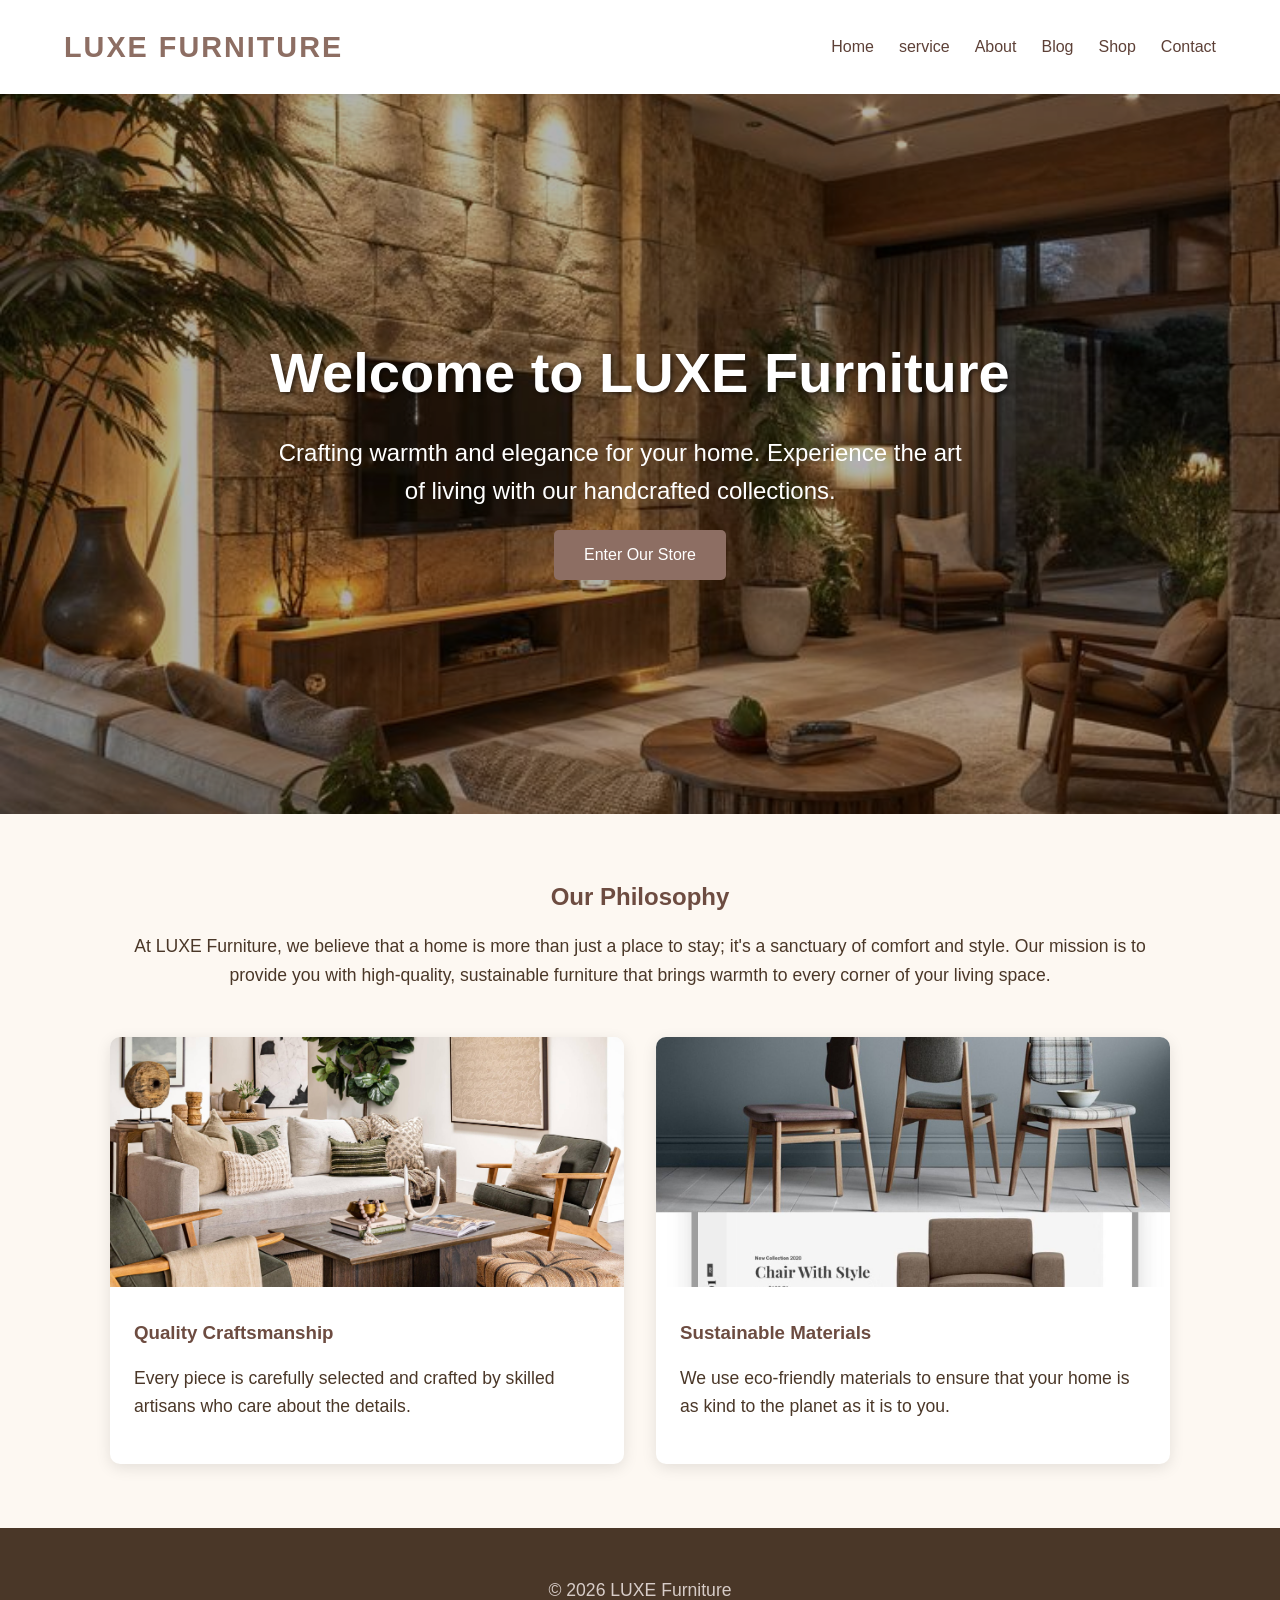
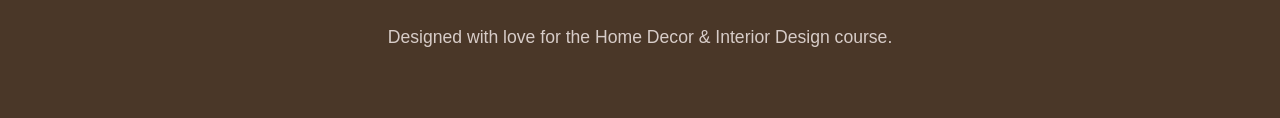
<file: index.html>
<!DOCTYPE html>
<html lang="en">
<head>
    <meta charset="UTF-8">
    <meta name="viewport" content="width=device-width, initial-scale=1.0">
    <title>LUXE Furniture</title>
    <link rel="stylesheet" href="style.css">
</head>
<body>
    <header>
        <div class="logo">LUXE Furniture</div>
        <nav class="main-nav">
            <ul>
                <li><a href="index.html">Home</a></li>
                <li><a href="home.html">service</a></li>
                <li><a href="about.html">About</a></li>
                <li><a href="blog.html">Blog</a></li>
                <li><a href="shop.html">Shop</a></li>
                <li><a href="contact.html">Contact</a></li>
            </ul>
        </nav>
    </header>

    <section class="hero">
        <div class="hero-content">
            <h1>Welcome to LUXE Furniture</h1>
            <p>Crafting warmth and elegance for your home. Experience the art of living with our handcrafted collections.</p>
            <a href="home.html" class="btn">Enter Our Store</a>
        </div>
    </section>

    <div class="container">
        <div class="section-title">
            <h2>Our Philosophy</h2>
            <p>At LUXE Furniture, we believe that a home is more than just a place to stay; it's a sanctuary of comfort and style. Our mission is to provide you with high-quality, sustainable furniture that brings warmth to every corner of your living space.</p>
        </div>

        <div class="grid">
            <div class="product-card">
                <img src="images/hero.jpg" alt="Quality Craftsmanship">
                <div class="product-info">
                    <h3>Quality Craftsmanship</h3>
                    <p>Every piece is carefully selected and crafted by skilled artisans who care about the details.</p>
                </div>
            </div>
            <div class="product-card">
                <img src="images/about.jpg" alt="Sustainable Materials">
                <div class="product-info">
                    <h3>Sustainable Materials</h3>
                    <p>We use eco-friendly materials to ensure that your home is as kind to the planet as it is to you.</p>
                </div>
            </div>
        </div>
    </div>

    <footer>
        <p>&copy; 2026 LUXE Furniture</p>
        <p>Designed with love for the Home Decor & Interior Design course.</p>
    </footer>
</body>
</html>
</file>
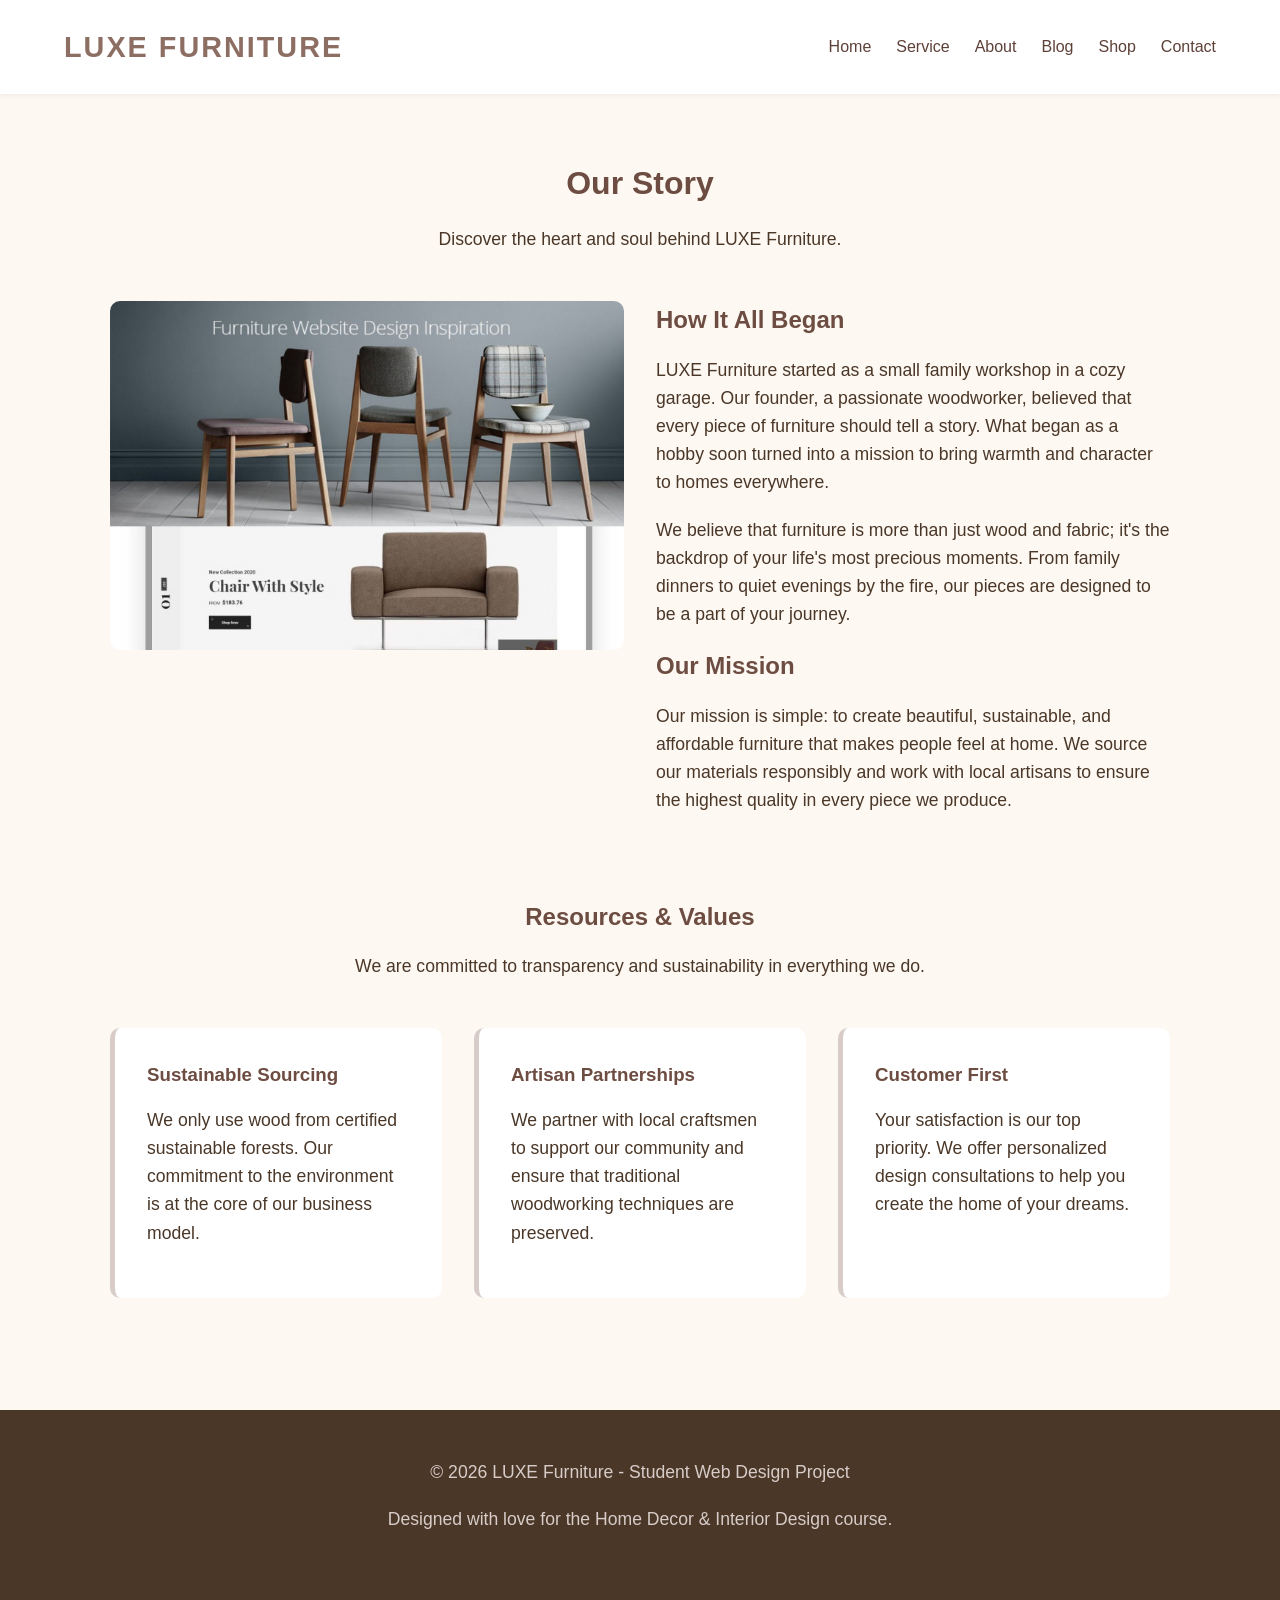
<file: about.html>
<!DOCTYPE html>
<html lang="en">
<head>
    <meta charset="UTF-8">
    <meta name="viewport" content="width=device-width, initial-scale=1.0">
    <title>LUXE</title>
    <link rel="stylesheet" href="style.css">
</head>
<body>
    <header>
        <div class="logo">LUXE Furniture</div>
        <nav>
            <ul>
                <li><a href="index.html">Home</a></li>
                <li><a href="home.html">Service</a></li>
                <li><a href="about.html">About</a></li>
                <li><a href="blog.html">Blog</a></li>
                <li><a href="shop.html">Shop</a></li>
                <li><a href="contact.html">Contact</a></li>
            </ul>
        </nav>
    </header>

    <div class="container">
        <div class="section-title">
            <h1>Our Story</h1>
            <p>Discover the heart and soul behind LUXE Furniture.</p>
        </div>

        <div class="grid">
            <div>
                <img src="images/about.jpg" alt="Our Workshop" style="width: 100%; border-radius: 10px;">
            </div>
            <div>
                <h2>How It All Began</h2>
                <p>LUXE Furniture started as a small family workshop in a cozy garage. Our founder, a passionate woodworker, believed that every piece of furniture should tell a story. What began as a hobby soon turned into a mission to bring warmth and character to homes everywhere.</p>
                <p>We believe that furniture is more than just wood and fabric; it's the backdrop of your life's most precious moments. From family dinners to quiet evenings by the fire, our pieces are designed to be a part of your journey.</p>
                <h2>Our Mission</h2>
                <p>Our mission is simple: to create beautiful, sustainable, and affordable furniture that makes people feel at home. We source our materials responsibly and work with local artisans to ensure the highest quality in every piece we produce.</p>
            </div>
        </div>

        <div class="section-title" style="margin-top: 4rem;">
            <h2>Resources & Values</h2>
            <p>We are committed to transparency and sustainability in everything we do.</p>
        </div>

        <div class="grid">
            <div class="blog-post">
                <h3>Sustainable Sourcing</h3>
                <p>We only use wood from certified sustainable forests. Our commitment to the environment is at the core of our business model.</p>
            </div>
            <div class="blog-post">
                <h3>Artisan Partnerships</h3>
                <p>We partner with local craftsmen to support our community and ensure that traditional woodworking techniques are preserved.</p>
            </div>
            <div class="blog-post">
                <h3>Customer First</h3>
                <p>Your satisfaction is our top priority. We offer personalized design consultations to help you create the home of your dreams.</p>
            </div>
        </div>
    </div>

    <footer>
        <p>&copy; 2026 LUXE Furniture - Student Web Design Project</p>
        <p class="student-note">Designed with love for the Home Decor & Interior Design course.</p>
    </footer>
</body>
</html>
</file>
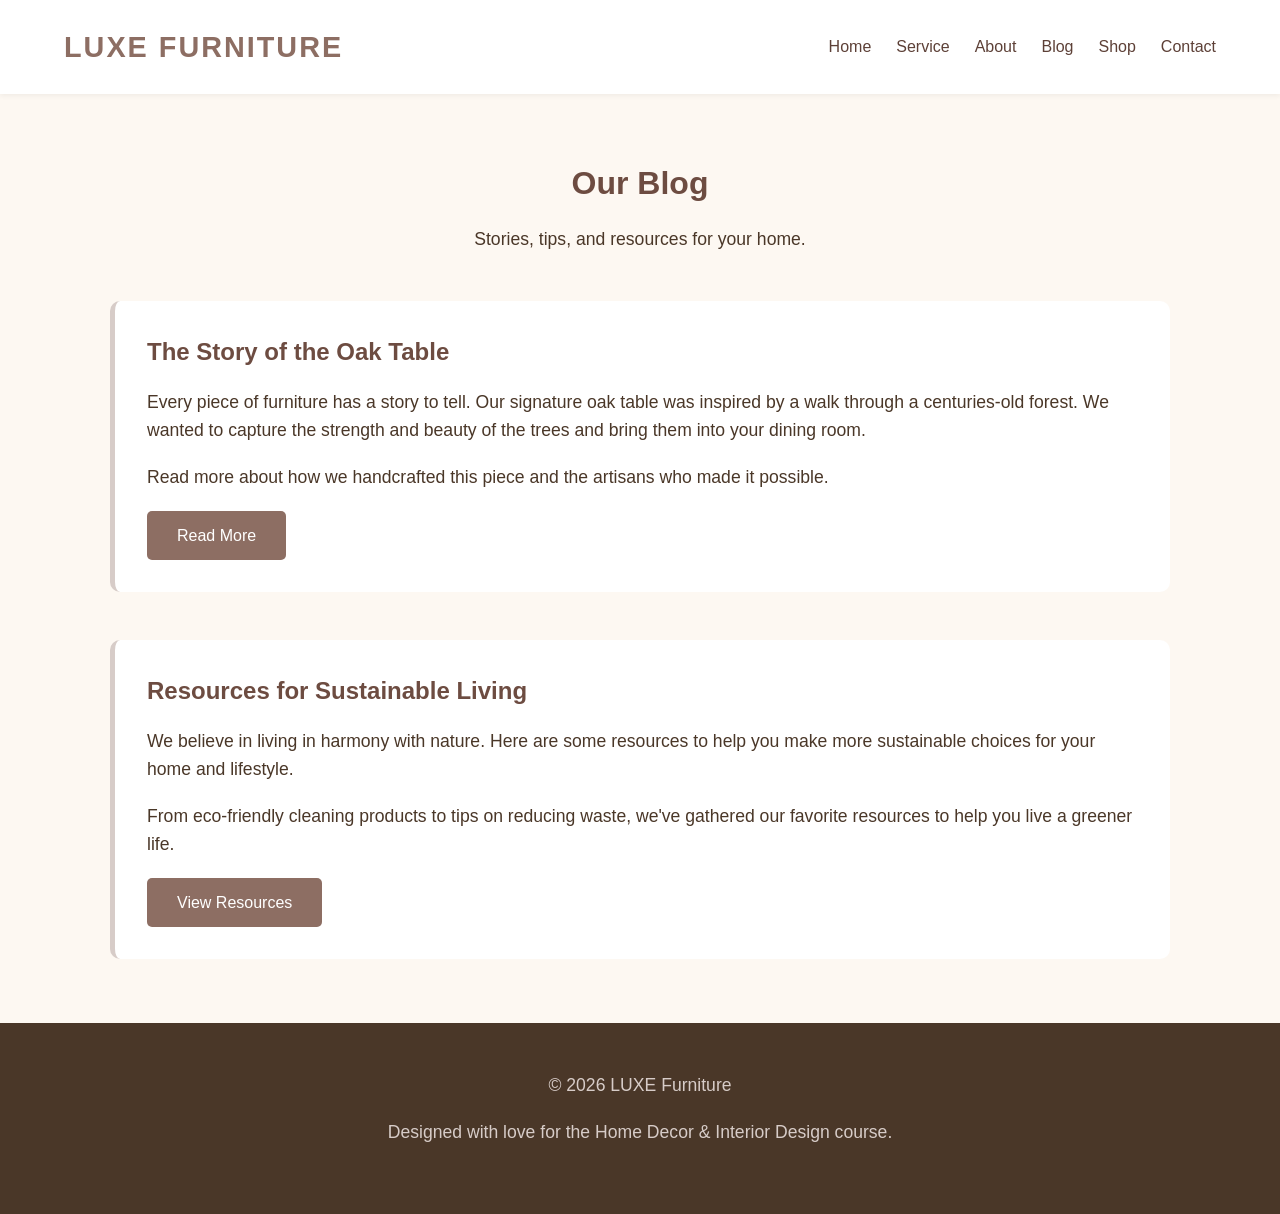
<file: blog.html>
<!DOCTYPE html>
<html lang="en">
<head>
    <meta charset="UTF-8">
    <meta name="viewport" content="width=device-width, initial-scale=1.0">
    <title>LUXE</title>
    <link rel="stylesheet" href="style.css">
</head>
<body>
    <header>
        <div class="logo">LUXE Furniture</div>
        <nav>
            <ul>
                <li><a href="index.html">Home</a></li>
                <li><a href="home.html">Service</a></li>
                <li><a href="about.html">About</a></li>
                <li><a href="blog.html">Blog</a></li>
                <li><a href="shop.html">Shop</a></li>
                <li><a href="contact.html">Contact</a></li>
            </ul>
        </nav>
    </header>

    <div class="container">
        <div class="section-title">
            <h1>Our Blog</h1>
            <p>Stories, tips, and resources for your home.</p>
        </div>

        <div class="blog-post">
            <h2>The Story of the Oak Table</h2>
            <p>Every piece of furniture has a story to tell. Our signature oak table was inspired by a walk through a centuries-old forest. We wanted to capture the strength and beauty of the trees and bring them into your dining room.</p>
            <p>Read more about how we handcrafted this piece and the artisans who made it possible.</p>
            <a href="#" class="btn">Read More</a>
        </div>

        <div class="blog-post">
            <h2>Resources for Sustainable Living</h2>
            <p>We believe in living in harmony with nature. Here are some resources to help you make more sustainable choices for your home and lifestyle.</p>
            <p>From eco-friendly cleaning products to tips on reducing waste, we've gathered our favorite resources to help you live a greener life.</p>
            <a href="#" class="btn">View Resources</a>
        </div>
    </div>

    <footer>
        <p>&copy; 2026 LUXE Furniture</p>
        <p>Designed with love for the Home Decor & Interior Design course.</p>
    </footer>
</body>
</html>
</file>
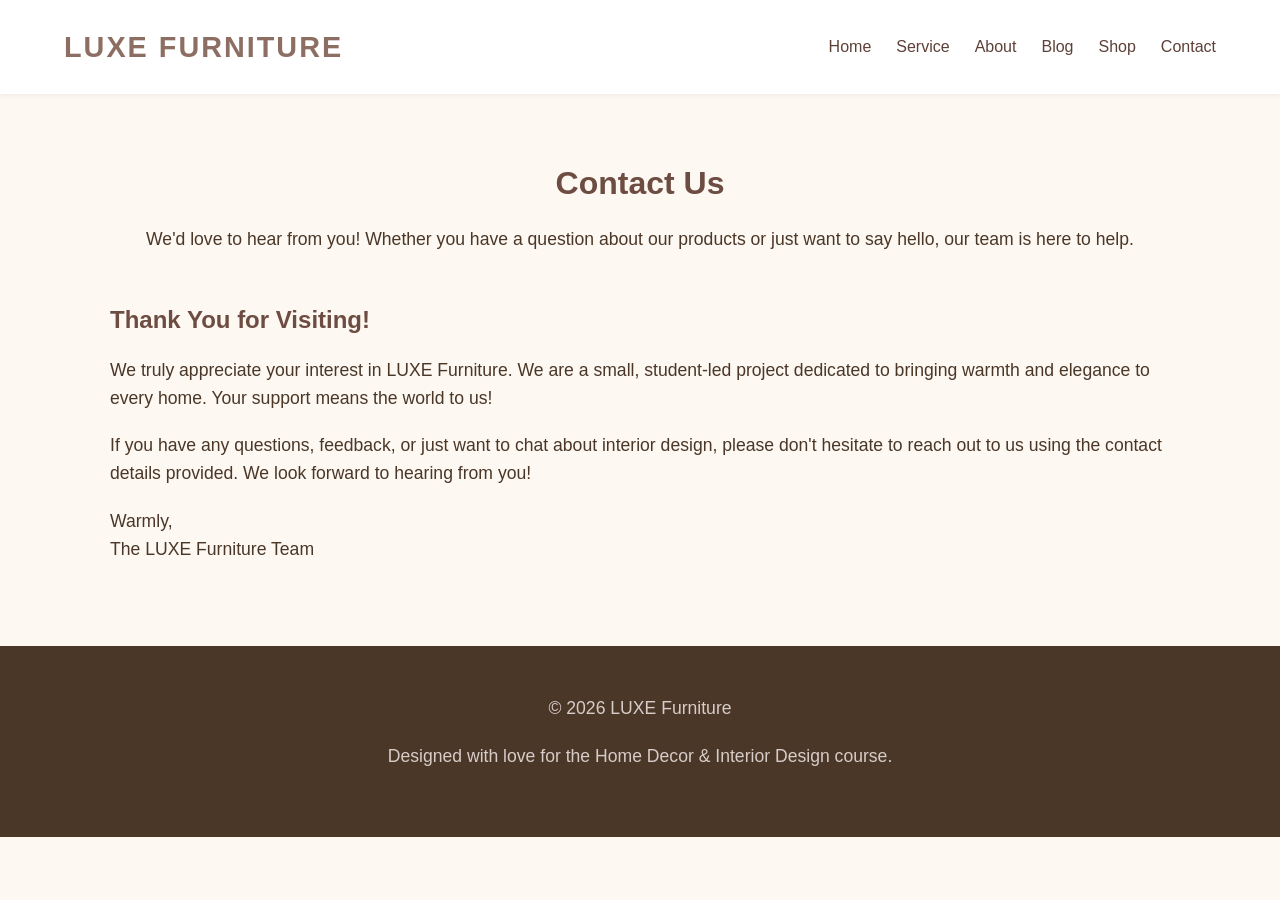
<file: contact.html>
<!DOCTYPE html>
<html lang="en">
<head>
    <meta charset="UTF-8">
    <meta name="viewport" content="width=device-width, initial-scale=1.0">
    <title>LUXE</title>
    <link rel="stylesheet" href="style.css">
</head>
<body>
    <header>
        <div class="logo">LUXE Furniture</div>
        <nav>
            <ul>
                <li><a href="index.html">Home</a></li>
                <li><a href="home.html">Service</a></li>
                <li><a href="about.html">About</a></li>
                <li><a href="blog.html">Blog</a></li>
                <li><a href="shop.html">Shop</a></li>
                <li><a href="contact.html">Contact</a></li>
            </ul>
        </nav>
    </header>

    <div class="container">
        <div class="section-title">
            <h1>Contact Us</h1>
            <p>We'd love to hear from you! Whether you have a question about our products or just want to say hello, our team is here to help.</p>
        </div>

     
        <div class="grid">
            <div class="contact-form">
                <h2>Thank You for Visiting!</h2>
                <p>We truly appreciate your interest in LUXE Furniture. We are a small, student-led project dedicated to bringing warmth and elegance to every home. Your support means the world to us!</p>
                <p>If you have any questions, feedback, or just want to chat about interior design, please don't hesitate to reach out to us using the contact details provided. We look forward to hearing from you!</p>
                <p>Warmly,<br>The LUXE Furniture Team</p>
            </div>
            </div>
            

        </div>

   <footer>
        <p>&copy; 2026 LUXE Furniture</p>
        <p>Designed with love for the Home Decor & Interior Design course.</p>
    </footer>
</body>
</html>
</file>
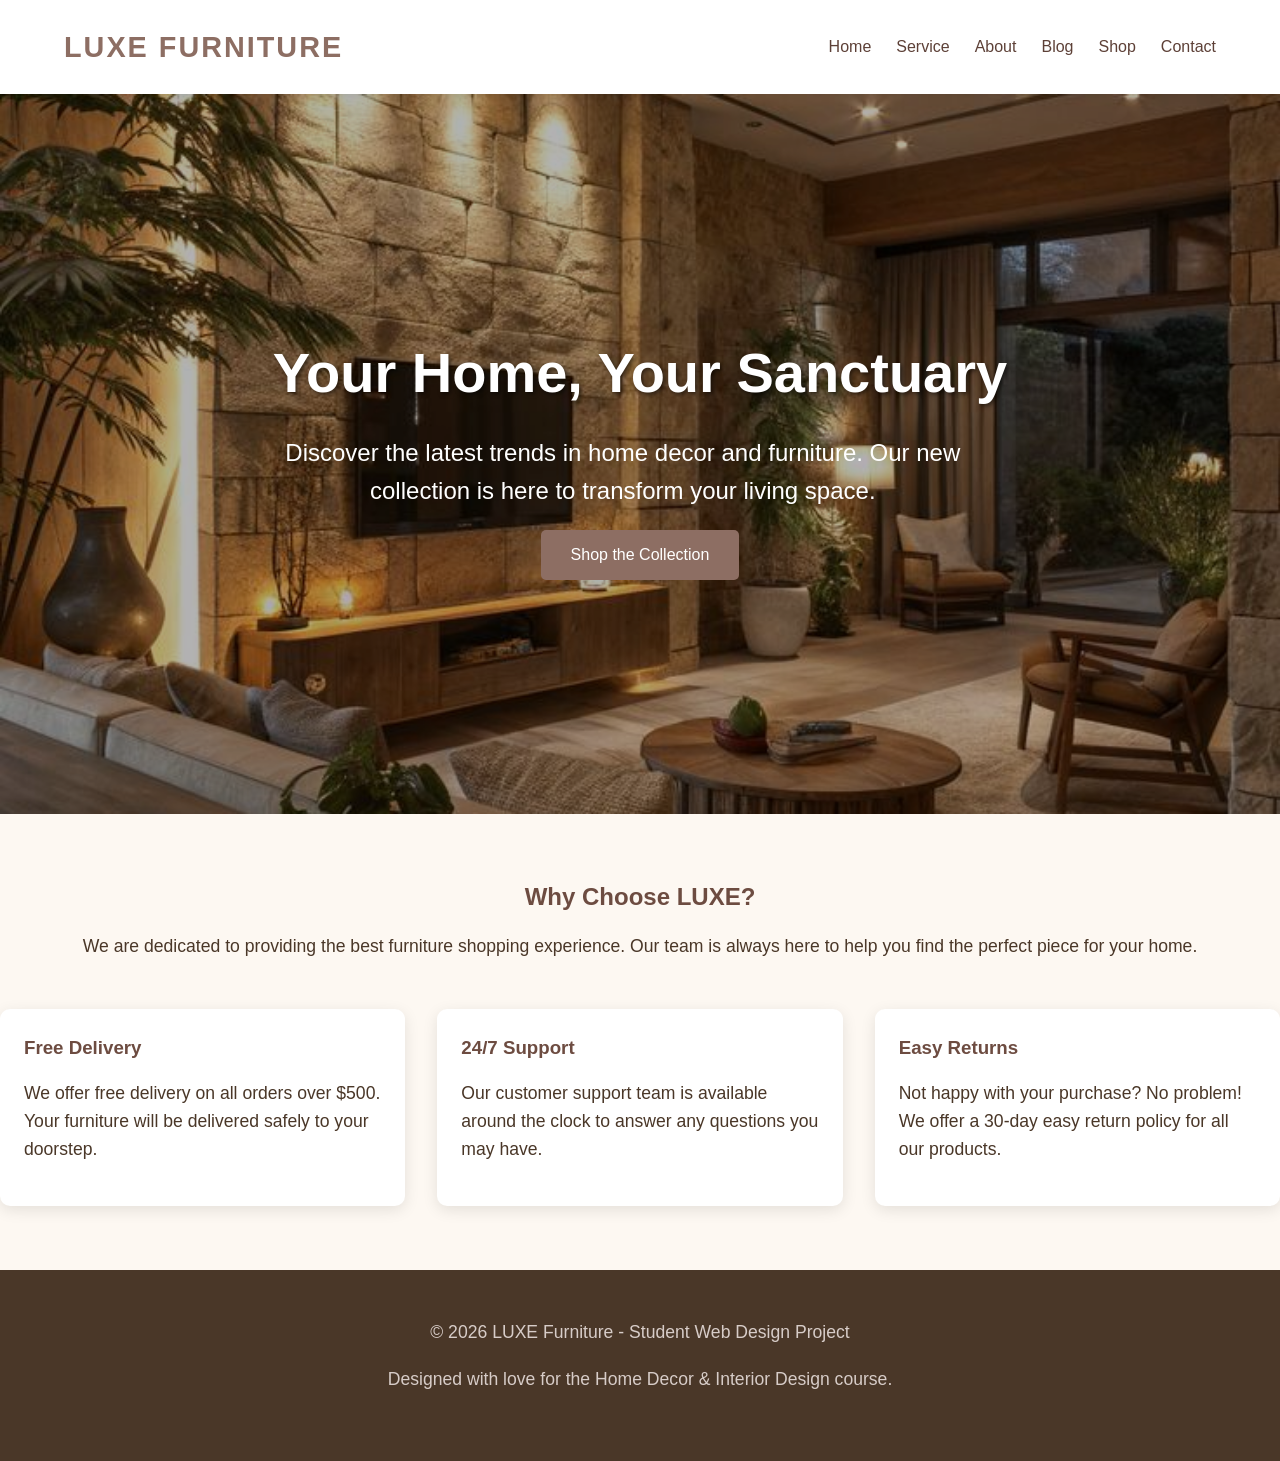
<file: home.html>
<!DOCTYPE html>
<html lang="en">
<head>
    <meta charset="UTF-8">
    <meta name="viewport" content="width=device-width, initial-scale=1.0">
    <title>LUXE</title>
    <link rel="stylesheet" href="style.css">
</head>
<body>
    <header>
        <div class="logo">LUXE Furniture</div>
        <nav>
            <ul>
                <li><a href="index.html">Home</a></li>
                <li><a href="home.html">Service</a></li>
                <li><a href="about.html">About</a></li>
                <li><a href="blog.html">Blog</a></li>
                <li><a href="shop.html">Shop</a></li>
                <li><a href="contact.html">Contact</a></li>
            </ul>
        </nav>
    </header>

    <section class="hero" style="background-image: url('images/Modern\ Earthy.jpg');">
        <div class="hero-content">
            <h1>Your Home, Your Sanctuary</h1>
            <p>Discover the latest trends in home decor and furniture. Our new collection is here to transform your living space.</p>
            <a href="shop.html" class="btn">Shop the Collection</a>
        </div>
    </section>
        <div class="section-title" style="margin-top: 4rem;">
            <h2>Why Choose LUXE?</h2>
            <p>We are dedicated to providing the best furniture shopping experience. Our team is always here to help you find the perfect piece for your home.</p>
        </div>

        <div class="grid">
            <div class="product-card">
                <div class="product-info">
                    <h3>Free Delivery</h3>
                    <p>We offer free delivery on all orders over $500. Your furniture will be delivered safely to your doorstep.</p>
                </div>
            </div>
            <div class="product-card">
                <div class="product-info">
                    <h3>24/7 Support</h3>
                    <p>Our customer support team is available around the clock to answer any questions you may have.</p>
                </div>
            </div>
            <div class="product-card">
                <div class="product-info">
                    <h3>Easy Returns</h3>
                    <p>Not happy with your purchase? No problem! We offer a 30-day easy return policy for all our products.</p>
                </div>
            </div>
        </div>
    </div>

    <footer>
        <p>&copy; 2026 LUXE Furniture - Student Web Design Project</p>
        <p class="student-note">Designed with love for the Home Decor & Interior Design course.</p>
    </footer>
</body>
</html>
</file>
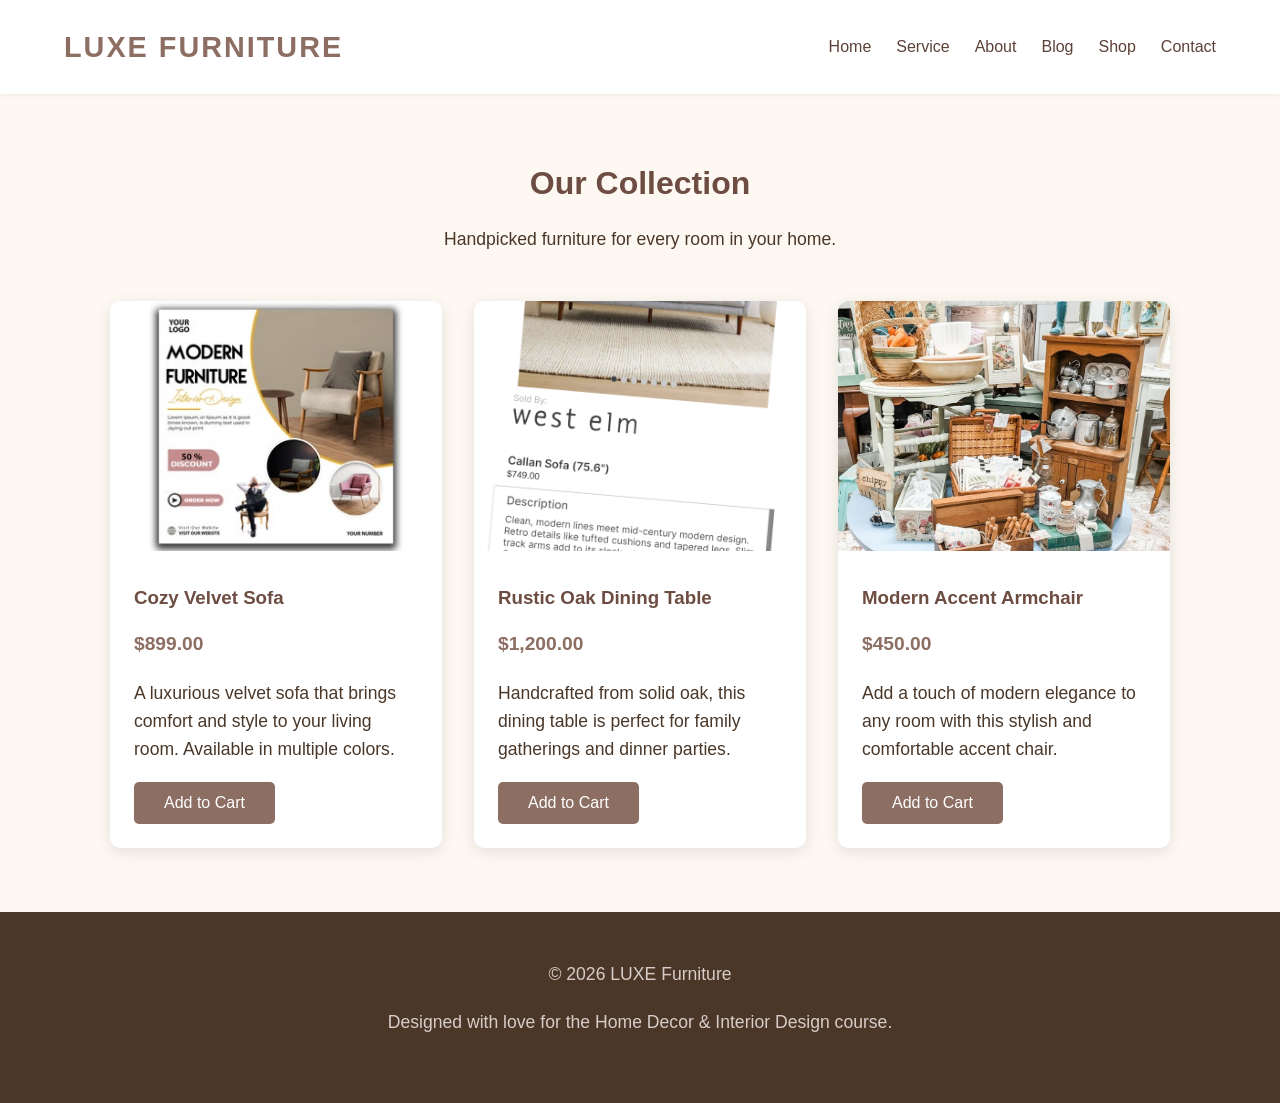
<file: shop.html>
<!DOCTYPE html>
<html lang="en">
<head>
    <meta charset="UTF-8">
    <meta name="viewport" content="width=device-width, initial-scale=1.0">
    <title>LUXE</title>
    <link rel="stylesheet" href="style.css">
</head>
<body>
    <header>
        <div class="logo">LUXE Furniture</div>
        <nav>
            <ul>
                <li><a href="index.html">Home</a></li>
                <li><a href="home.html">Service</a></li>
                <li><a href="about.html">About</a></li>
                <li><a href="blog.html">Blog</a></li>
                <li><a href="shop.html">Shop</a></li>
                <li><a href="contact.html">Contact</a></li>
            </ul>
        </nav>
    </header>

    <div class="container">
        <div class="section-title">
            <h1>Our Collection</h1>
            <p>Handpicked furniture for every room in your home.</p>
        </div>

        <div class="grid">
            <!--Product1-->
            <div class="product-card">
                <img src="images/product1.jpg" alt="Cozy Sofa">
                <div class="product-info">
                    <h3>Cozy Velvet Sofa</h3>
                    <p class="product-price">$899.00</p>
                    <p>A luxurious velvet sofa that brings comfort and style to your living room. Available in multiple colors.</p>
                    <button class="btn">Add to Cart</button>
                </div>
            </div>

            <!--Product2-->
            <div class="product-card">
                <img src="images/product2.jpg" alt="Oak Dining Table">
                <div class="product-info">
                    <h3>Rustic Oak Dining Table</h3>
                    <p class="product-price">$1,200.00</p>
                    <p>Handcrafted from solid oak, this dining table is perfect for family gatherings and dinner parties.</p>
                    <button class="btn">Add to Cart</button>
                </div>
            </div>

            <!--Product3-->
            <div class="product-card">
                <img src="images/product3.jpg" alt="Modern Armchair">
                <div class="product-info">
                    <h3>Modern Accent Armchair</h3>
                    <p class="product-price">$450.00</p>
                    <p>Add a touch of modern elegance to any room with this stylish and comfortable accent chair.</p>
                    <button class="btn">Add to Cart</button>
                </div>
            </div>
        </div>
    </div>

    <footer>
        <p>&copy; 2026 LUXE Furniture</p>
        <p>Designed with love for the Home Decor & Interior Design course.</p>
    </footer>
</body>
</html>
</file>
<file: style.css>
*{
    margin:0;
    padding:0;
    box-sizing: border-box;
}

body {
    font-family: 'Segoe UI', Tahoma,  Verdana, sans-serif;
    line-height: 1.6;
    color:#4a3728; 
    background-color: #fdf8f2; 
}

h1, h2, h3 {
    color: #6d4c41;
    margin-bottom: 1rem;
}

p {
    margin-bottom: 1.2rem;
    font-size: 1.1rem;
}

/* Navigation Bar */
header {
    background-color: #fff;
    padding: 1.5rem 5%;
    display: flex;
    justify-content: space-between;
    align-items: center;
    box-shadow: 0 2px 5px rgba(0,0,0,0.05);
    position: sticky;
    top: 0;
    z-index: 1000;
}

.logo {
    font-size: 1.8rem;
    font-weight: bold;
    color: #8d6e63;
    text-transform: uppercase;
    letter-spacing: 2px;
}
nav ul {
    list-style: none;
    display: flex;
}

nav ul li {
    margin-left: 25px;
}

nav ul li a {
    text-decoration: none;
    color: #5d4037;
    font-weight: 500;
    transition: color 0.3s;
}

nav ul li a:hover {
    color: #de4007;
}

/* Hero Section */
.hero {
    background-image: url(images/Modern\ Earthy.jpg);
    height: 80vh;
    background-size: cover;
    background-position: center;
    display: flex;
    flex-direction: column;
    justify-content: center;
    align-items: center;
    text-align: center;
    color: white;
    padding: 0 20px;
    position: relative;
}

.hero::before {
    content: '';
    position: absolute;
    top: 0;
    left: 0;
    right: 0;
    bottom: 0;
    background: rgba(0,0,0,0.3);
    z-index: 1; 
}

.hero-content {
    position: relative;
    z-index: 2;
}

.hero h1 {
    font-size: 3.5rem;
    color: white;
    text-shadow: 2px 2px 4px rgba(0,0,0,0.5);
}

.hero p {
    font-size: 1.5rem;
    max-width: 700px;
}

/* Buttons */
.btn {
    display: inline-block;
    padding: 12px 30px;
    background-color: #8d6e63;
    color: white;
    text-decoration: none;
    border-radius: 5px;
    transition:0.3s;
    border: none;
    cursor: pointer;
    font-size: 1rem;
}

.btn:hover {
    background-color: #6d4c41;
}

/* Main Content Containers */
.container {
    max-width: 1100px;
    margin: 4rem auto;
    padding: 0 20px;
}

.section-title {
    text-align: center;
    margin-bottom: 3rem;
}

/* Grid Layouts */
.grid {
    display: grid;
    grid-template-columns: repeat(auto-fit, minmax(300px, 1fr));
    gap: 2rem;
}

/* Product Cards */
.product-card {
    background: white;
    border-radius: 10px;
    overflow: hidden;
    box-shadow: 0 4px 15px rgba(0,0,0,0.1);
    transition: transform 0.3s;
}

.product-card:hover {
    transform: translateY(-5px);
}

.product-card img {
    width: 100%;
    height: 250px;
    object-fit: cover;
}

.product-info {
    padding: 1.5rem;
}

.product-price {
    font-weight: bold;
    color: #8d6e63;
    font-size: 1.2rem;
}

/* Blog Section */
.blog-post {
    margin-bottom: 3rem;
    background: white;
    padding: 2rem;
    border-radius: 10px;
    border-left: 5px solid #d7ccc8;
}

/* Footer */
footer {
    background-color: #4a3728;
    color: #d7ccc8;
    text-align: center;
    padding: 3rem 0;
    margin-top: 4rem;
}
</file>
